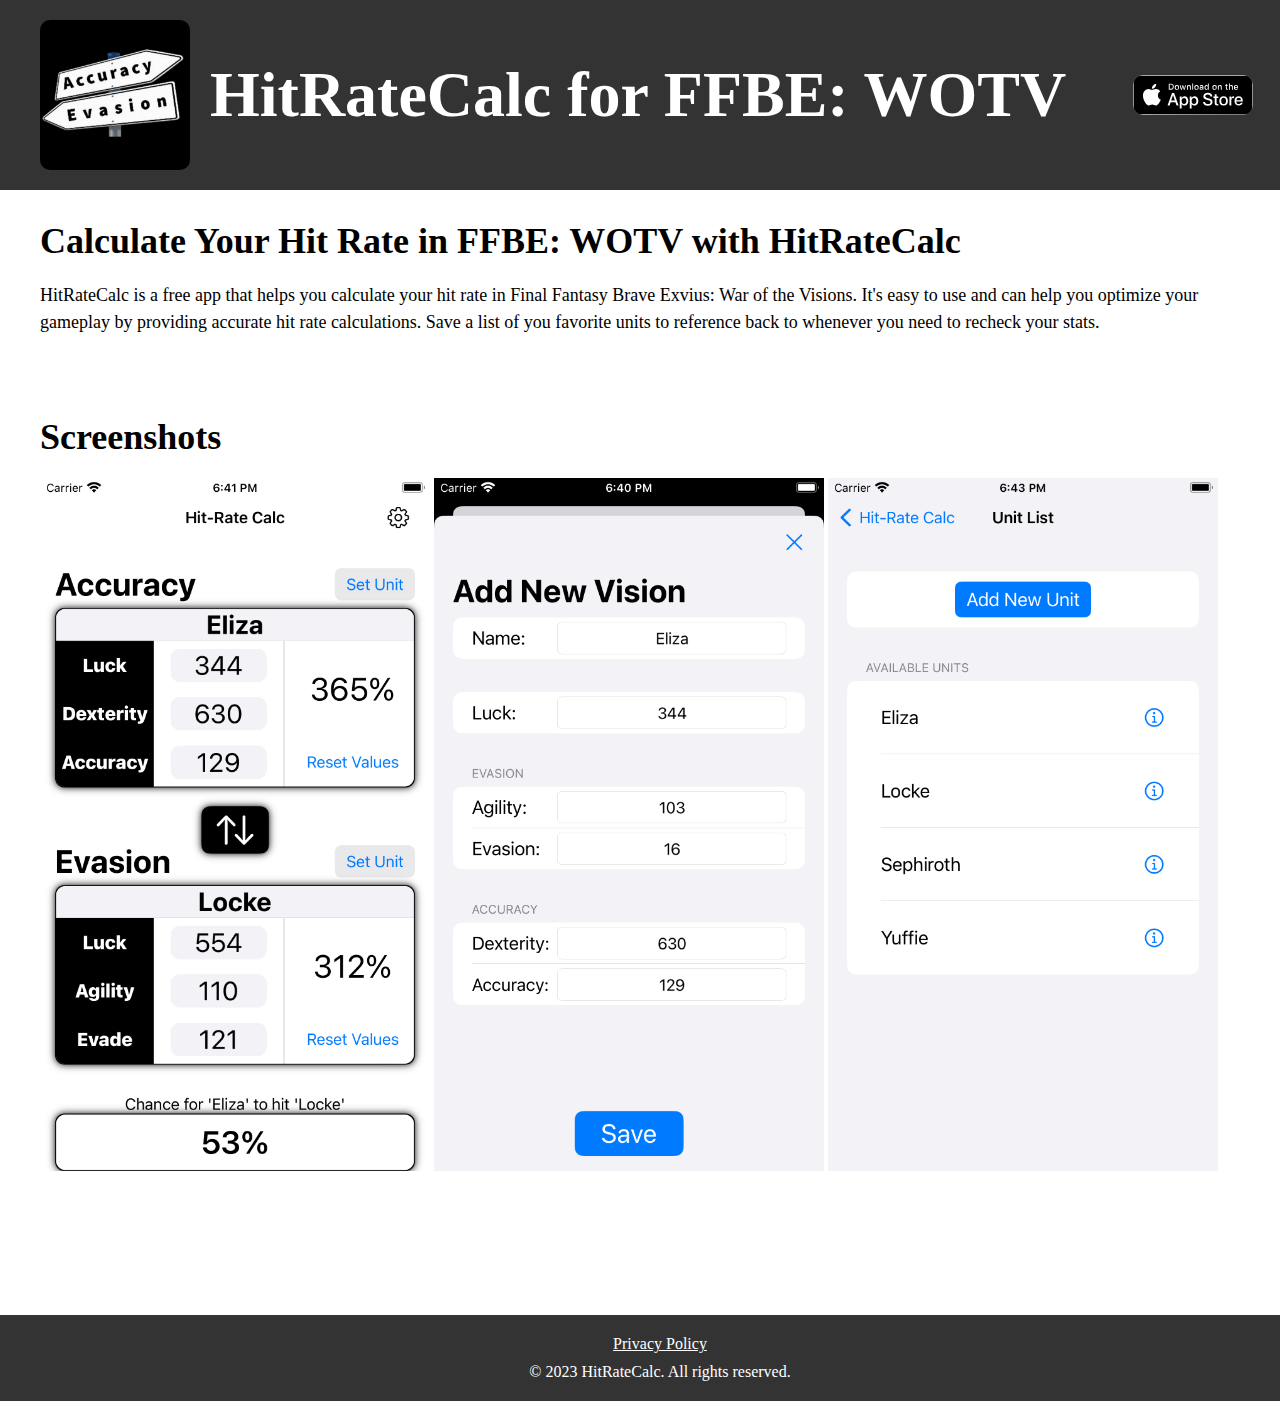
<file: index.html>
<!DOCTYPE html>
<html>
  <head>
    <title>HitRateCalc for FFBE: WOTV</title>
    <link rel="stylesheet" href="style.css">
  </head>
  <body>
    <header>
      <img src="logo.png" alt="HitRateCalc Logo">
      <h1>HitRateCalc for FFBE: WOTV</h1>
      <a href="https://apps.apple.com/us/app/hitratecalc-for-ffbe-wotv/id6443476914"><img src="appStoreIcon.svg" alt="Download on the App Store"></a>
    </header>
    <main>
      <section class="intro">
        <h2>Calculate Your Hit Rate in FFBE: WOTV with HitRateCalc</h2>
        <p>HitRateCalc is a free app that helps you calculate your hit rate in Final Fantasy Brave Exvius: War of the Visions. It's easy to use and can help you optimize your gameplay by providing accurate hit rate calculations. Save a list of you favorite units to reference back to whenever you need to recheck your stats.</p>
        
      </section>
      <section class="screenshots">
        <h2>Screenshots</h2>
        <div>
          <img src="hitrate.png">
          <img src="details.png">
          <img src="unitlist.png">
        </div>
      </section>
    </main>
    <footer>
      <nav>
        <a href="privacy-policy.html">Privacy Policy</a>
        </nav>
      <p>&copy; 2023 HitRateCalc. All rights reserved.</p>
    </footer>
  </body>
</html>
</file>
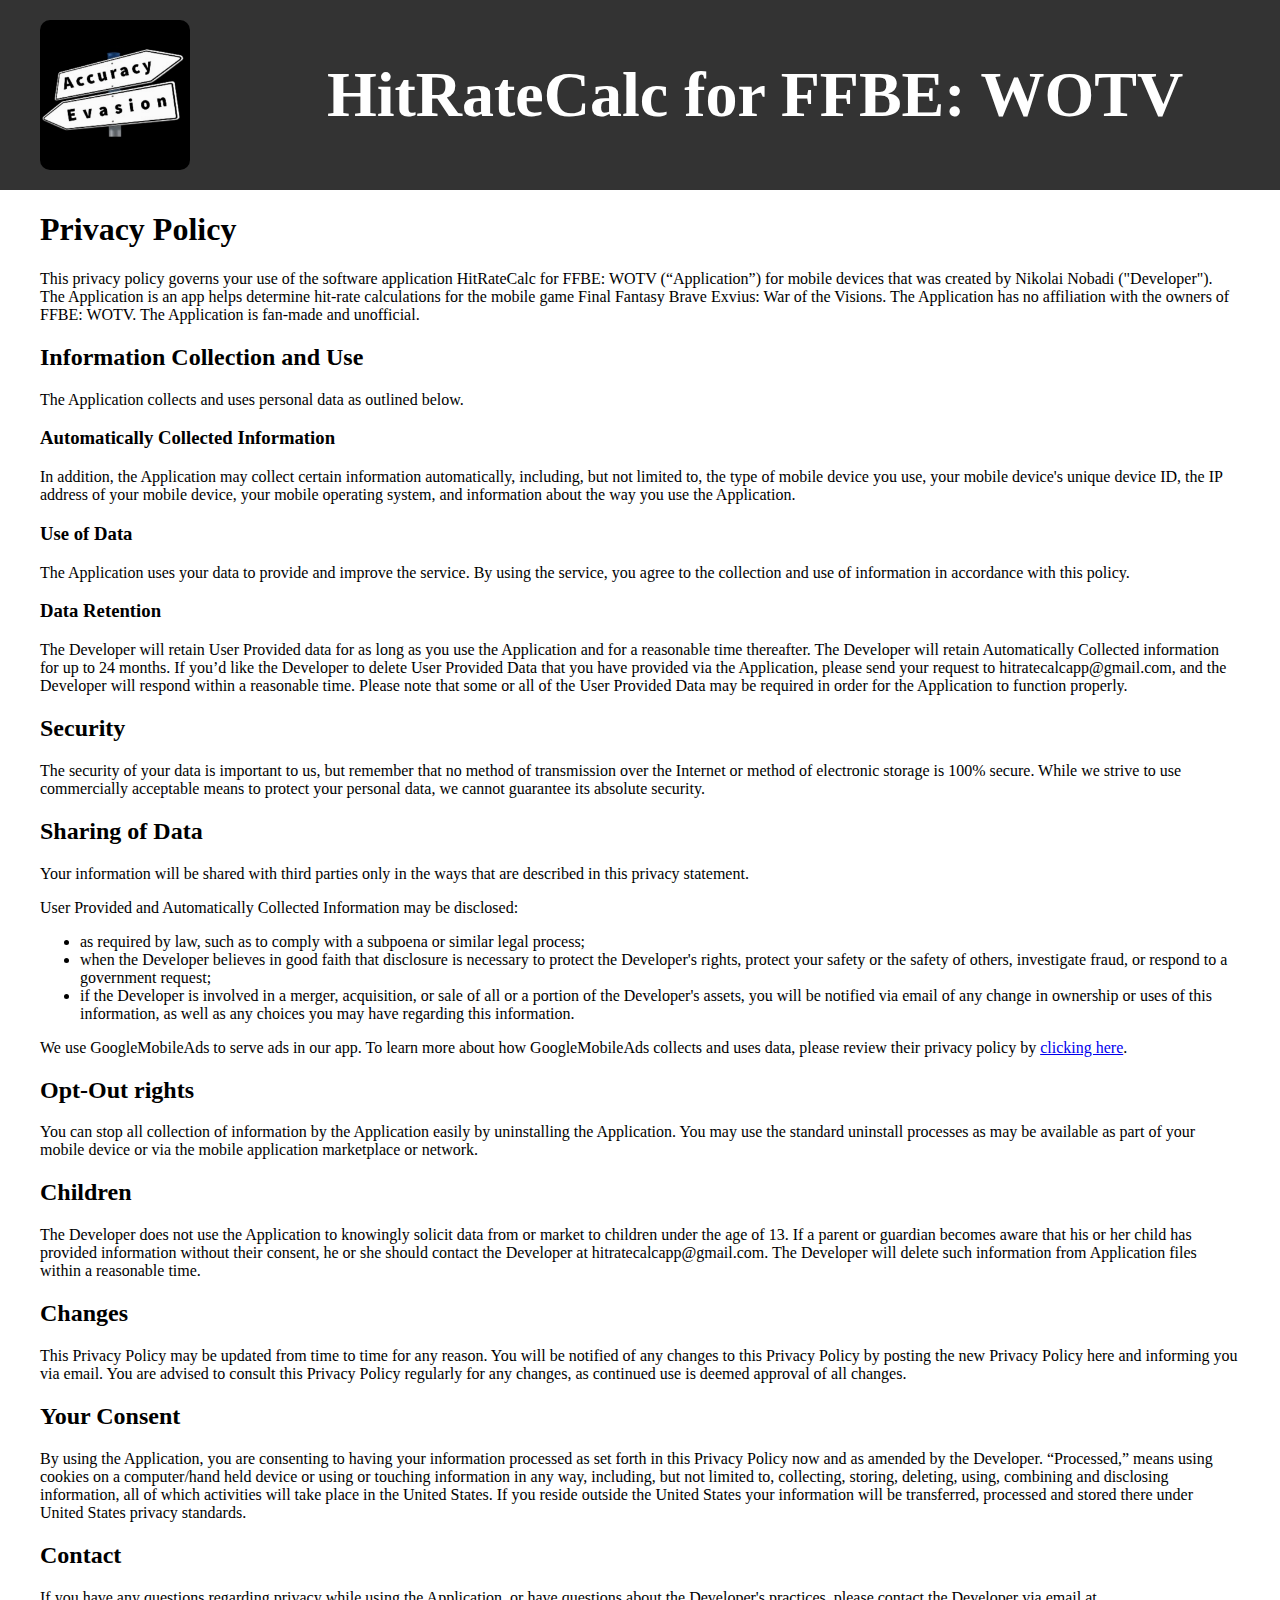
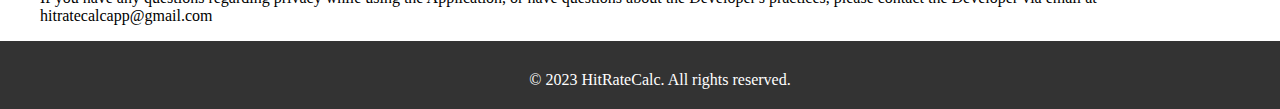
<file: privacy-policy.html>
<!DOCTYPE html>
<html lang="en">
  <head>
    <meta charset="UTF-8">
    <title>Privacy Policy</title>
    <link rel="stylesheet" href="style.css">
  </head>
  <body>
    <header>
      <img src="logo.png" alt="HitRateCalc Logo">
      <h1>HitRateCalc for FFBE: WOTV</h1>
    </header>
    <main>
      <h1>Privacy Policy</h1>
      <p>This privacy policy governs your use of the software application HitRateCalc for FFBE: WOTV (“Application”) for mobile devices that was created by Nikolai Nobadi ("Developer"). The Application is an app helps determine hit-rate calculations for the mobile game Final Fantasy Brave Exvius: War of the Visions. The Application has no affiliation with the owners of FFBE: WOTV. The Application is fan-made and unofficial.</p>

      <h2>Information Collection and Use</h2>
      <p>The Application collects and uses personal data as outlined below.</p>
  
      <h3>Automatically Collected Information</h3>
  
      <p>In addition, the Application may collect certain information automatically, including, but not limited to, the type of mobile device you use, your mobile device's unique device ID, the IP address of your mobile device, your mobile operating system, and information about the way you use the Application.</p>
  
      <h3>Use of Data</h3>
      <p>The Application uses your data to provide and improve the service. By using the service, you agree to the collection and use of information in accordance with this policy.</p>
  
      <h3>Data Retention</h3>
  
      <p>The Developer will retain User Provided data for as long as you use the Application and for a reasonable time thereafter. The Developer will retain Automatically Collected information for up to 24 months. If you’d like the Developer to delete User Provided Data that you have provided via the Application, please send your request to hitratecalcapp@gmail.com, and the Developer will respond within a reasonable time. Please note that some or all of the User Provided Data may be required in order for the Application to function properly.</p>
  
      <h2>Security</h2>
      <p>The security of your data is important to us, but remember that no method of transmission over the Internet or method of electronic storage is 100% secure. While we strive to use commercially acceptable means to protect your personal data, we cannot guarantee its absolute security.</p>
  
      <h2>Sharing of Data</h2>
  
      <p>Your information will be shared with third parties only in the ways that are described in this privacy statement.</p>
  
      <p>User Provided and Automatically Collected Information may be disclosed:</p>
      <div>
        <ul>
          <li>as required by law, such as to comply with a subpoena or similar legal process;</li>
          <li>when the Developer believes in good faith that disclosure is necessary to protect the Developer's rights, protect your safety or the safety of others, investigate fraud, or respond to a government request;</li>
          <li>if the Developer is involved in a merger, acquisition, or sale of all or a portion of the Developer's assets, you will be notified via email of any change in ownership or uses of this information, as well as any choices you may have regarding this information.</li>
        </ul>
      </div>
        
      <p>We use GoogleMobileAds to serve ads in our app. To learn more about how GoogleMobileAds collects and uses data, please review their privacy policy by <a href="https://policies.google.com/privacy">clicking here</a>.</p>
  
      <h2>Opt-Out rights</h2>
      <p>You can stop all collection of information by the Application easily by uninstalling the Application. You may use the standard uninstall processes as may be available as part of your mobile device or via the mobile application marketplace or network.</p>
  
      <h2>Children</h2>
      <p>The Developer does not use the Application to knowingly solicit data from or market to children under the age of 13. If a parent or guardian becomes aware that his or her child has provided information without their consent, he or she should contact the Developer at hitratecalcapp@gmail.com. The Developer will delete such information from Application files within a reasonable time.</p>
      <h2>Changes</h2>
      <p>This Privacy Policy may be updated from time to time for any reason. You will be notified of any changes to this Privacy Policy by posting the new Privacy Policy here and informing you via email. You are advised to consult this Privacy Policy regularly for any changes, as continued use is deemed approval of all changes.</p>
      <h2>Your Consent</h2>
      <p>By using the Application, you are consenting to having your information processed as set forth in this Privacy Policy now and as amended by the Developer. “Processed,” means using cookies on a computer/hand held device or using or touching information in any way, including, but not limited to, collecting, storing, deleting, using, combining and disclosing information, all of which activities will take place in the United States. If you reside outside the United States your information will be transferred, processed and stored there under United States privacy standards.</p>
      <h2>Contact</h2>
      <p>If you have any questions regarding privacy while using the Application, or have questions about the Developer's practices, please contact the Developer via email at hitratecalcapp@gmail.com</p>
    </main>
    <footer>
      <p>&copy; 2023 HitRateCalc. All rights reserved.</p>
    </footer>
</body>
</html>
</file>
<file: style.css>
@import url("shared.css");
   
  main {
    max-width: 1200px;
    margin: 0 auto;
  }
  
  .intro {
    margin-bottom: 50px;
  }
  
  .intro h2 {
    font-size: 36px;
    margin-bottom: 20px;
  }
  
  .intro p {
    font-size: 18px;
    line-height: 1.5;
  }
  
  .screenshots {
    margin-top: auto;
    display: flex;
    flex-wrap: wrap;
    justify-content: space-between;
    margin-bottom: 140px;
  }
  
  .screenshots h2 {
    font-size: 36px;
    margin-bottom: 20px;
  }
  
  .screenshots img {
    width: calc(33.33% - 10px);
  }
</file>
